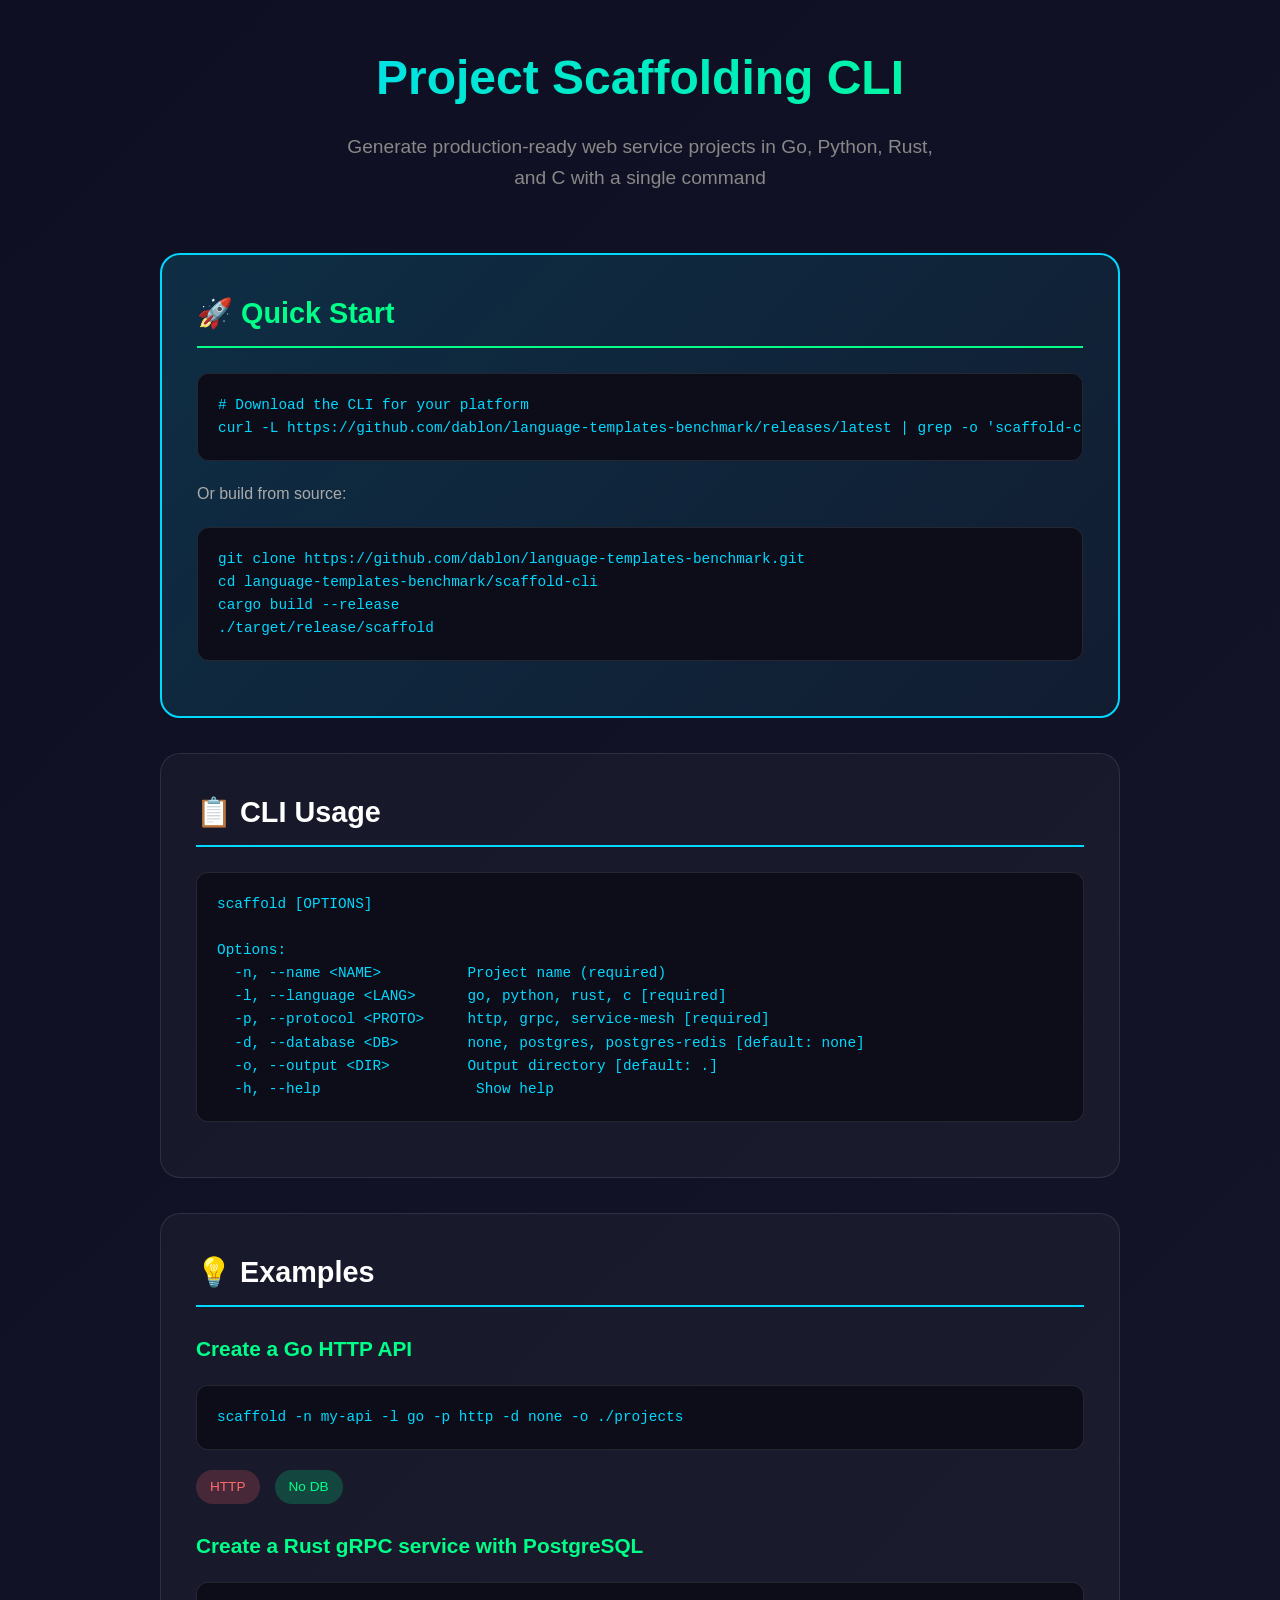
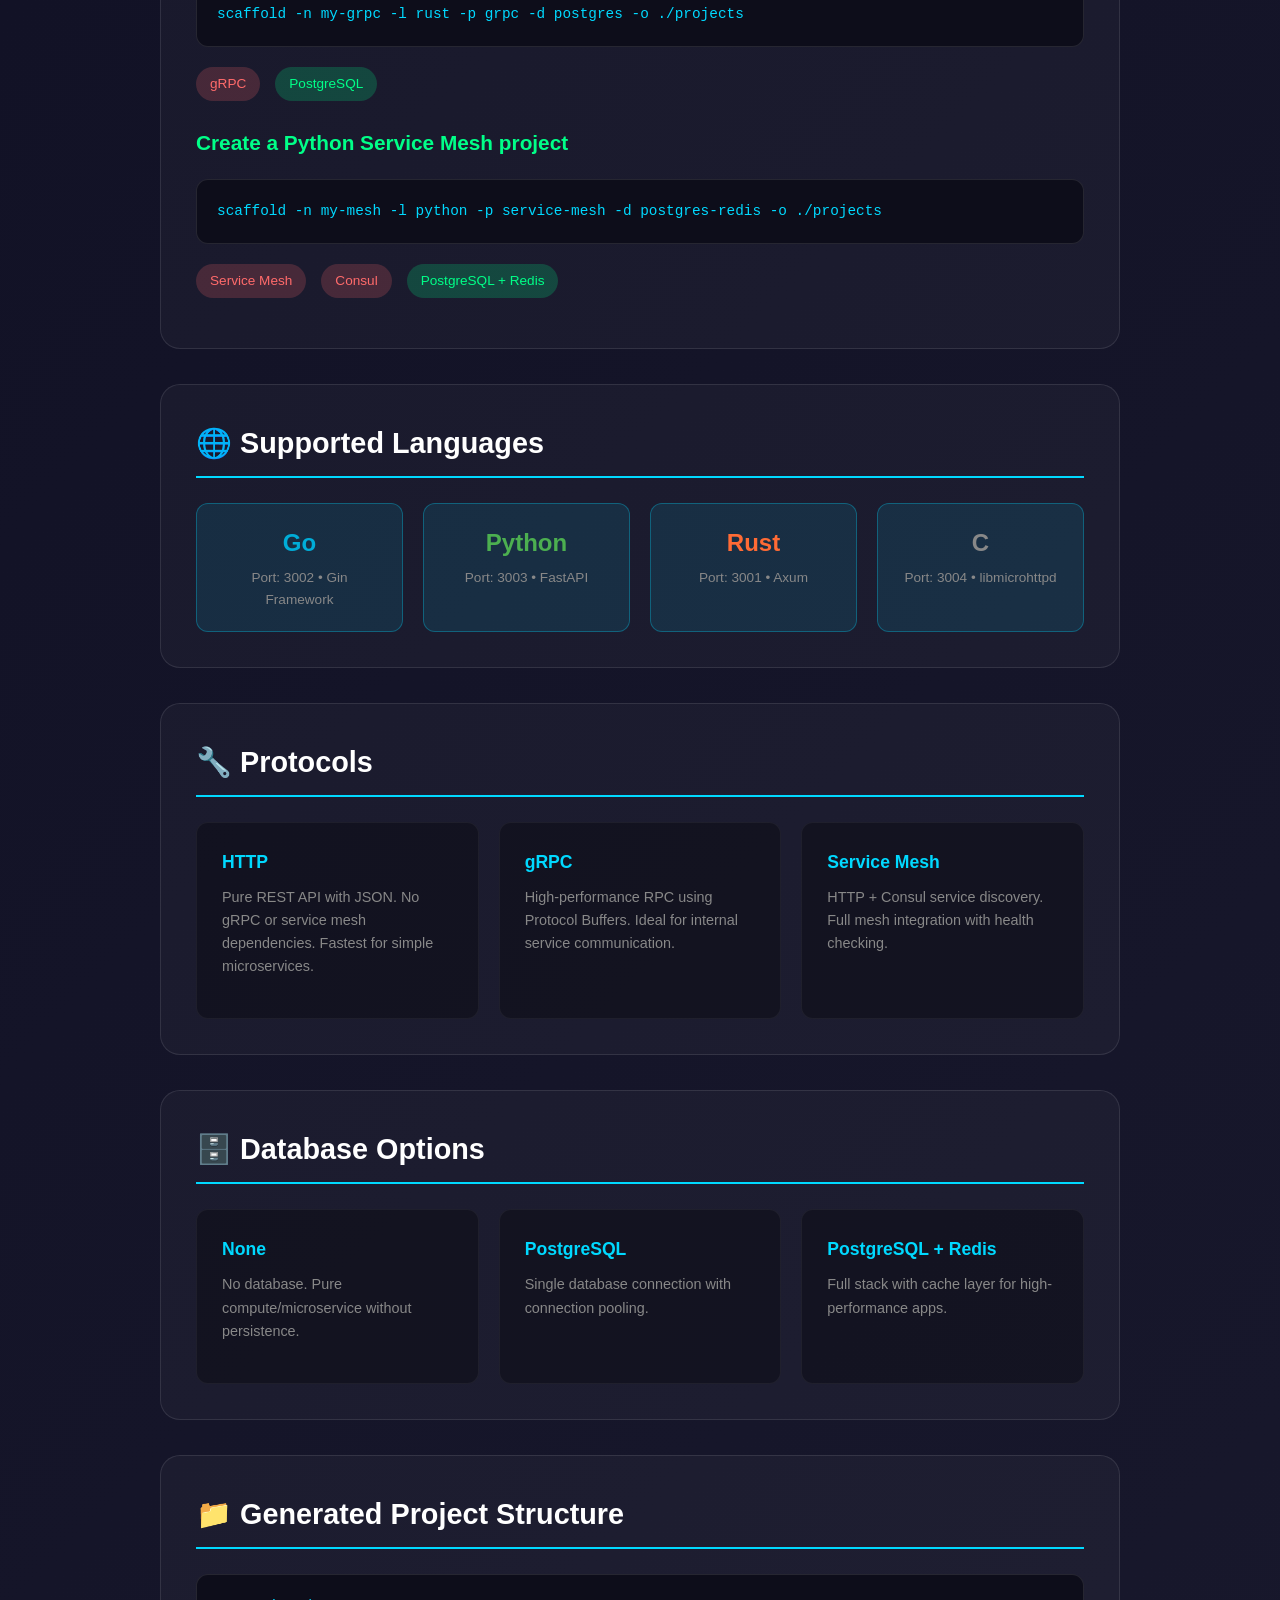
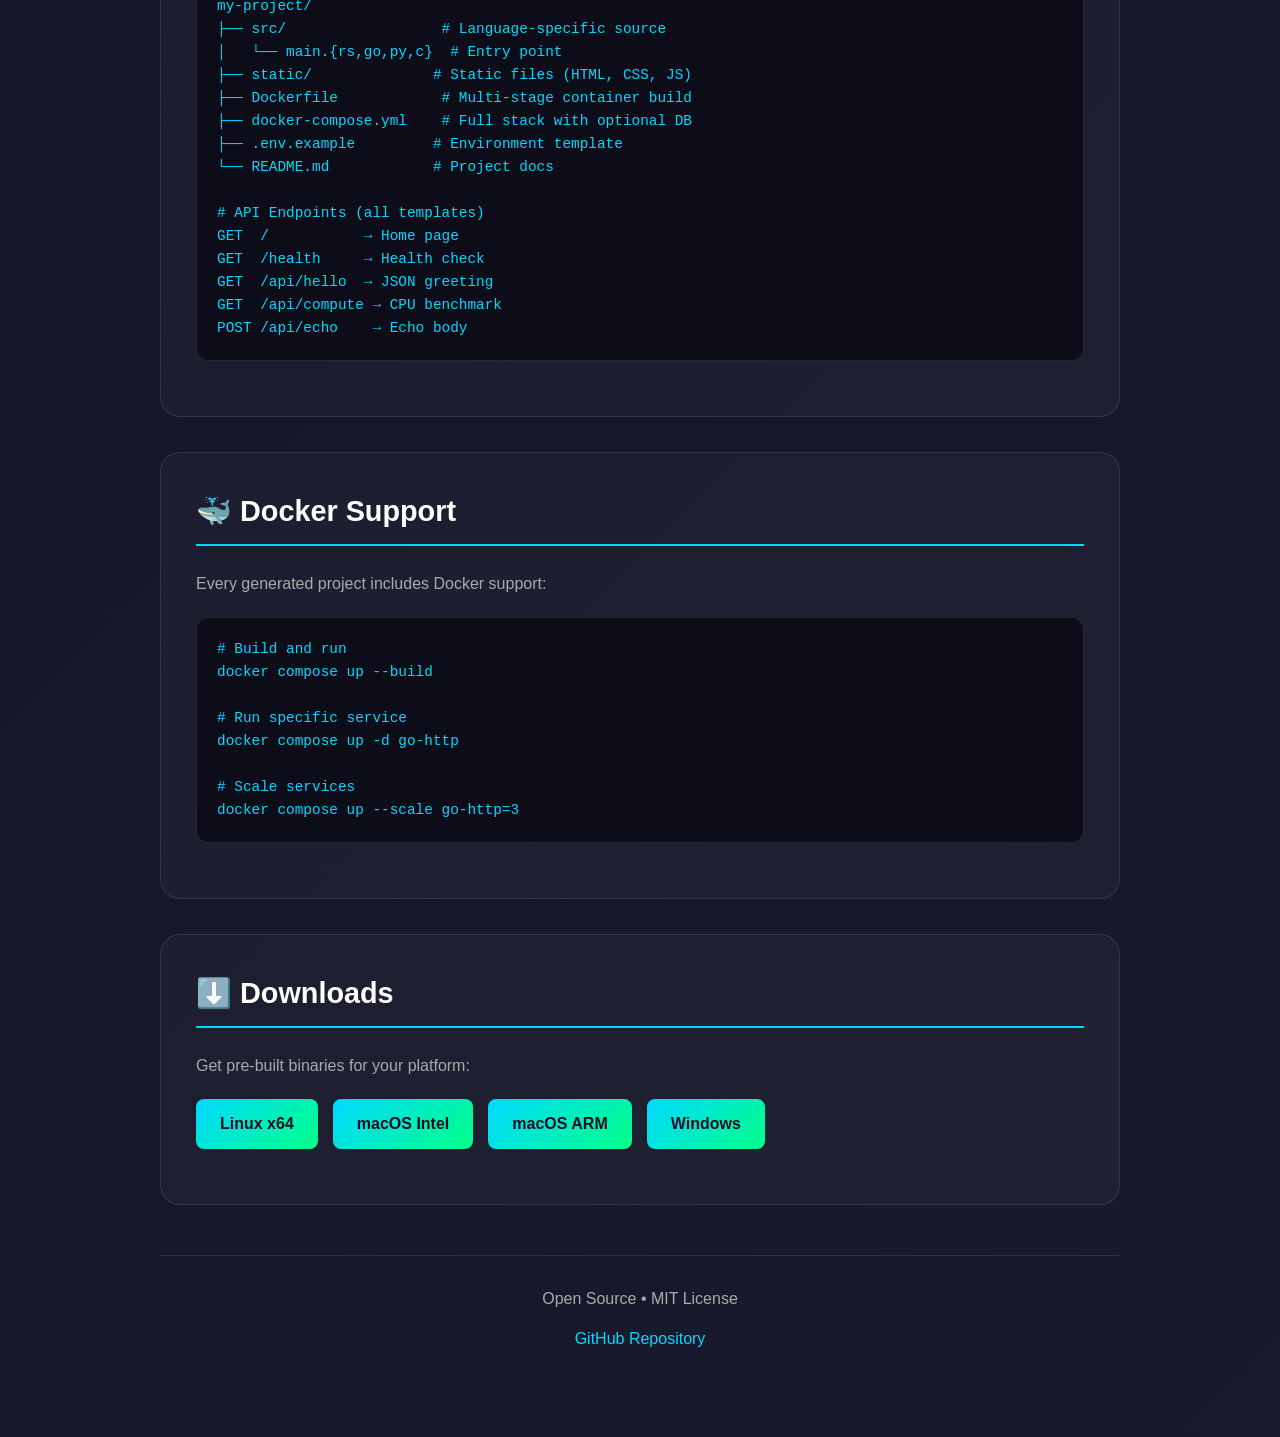
<file: docs/index.html>
<!DOCTYPE html>
<html lang="en">
<head>
    <meta charset="UTF-8">
    <meta name="viewport" content="width=device-width, initial-scale=1.0">
    <title>Language Templates Benchmark - CLI Tool</title>
    <style>
        * { margin: 0; padding: 0; box-sizing: border-box; }
        body { font-family: -apple-system, BlinkMacSystemFont, 'Segoe UI', Roboto, sans-serif; background: linear-gradient(135deg, #0f0f23 0%, #1a1a2e 100%); min-height: 100vh; color: #eee; line-height: 1.6; }
        .container { max-width: 1000px; margin: 0 auto; padding: 40px 20px; }
        header { text-align: center; margin-bottom: 60px; }
        h1 { font-size: 3rem; background: linear-gradient(135deg, #00d9ff 0%, #00ff88 100%); -webkit-background-clip: text; -webkit-text-fill-color: transparent; background-clip: text; margin-bottom: 15px; font-weight: 800; }
        .subtitle { font-size: 1.2rem; color: #888; max-width: 600px; margin: 0 auto; }
        .section { background: rgba(255,255,255,0.03); border: 1px solid rgba(255,255,255,0.1); border-radius: 20px; padding: 35px; margin-bottom: 35px; }
        h2 { font-size: 1.8rem; margin-bottom: 25px; color: #fff; border-bottom: 2px solid #00d9ff; padding-bottom: 10px; }
        h3 { font-size: 1.3rem; margin: 25px 0 15px; color: #00ff88; }
        p { color: #aaa; margin-bottom: 15px; }
        code { background: #0d0d1a; padding: 3px 8px; border-radius: 6px; font-family: 'JetBrains Mono', 'Fira Code', monospace; color: #ff6b6b; font-size: 0.9em; }
        pre { background: #0d0d1a; border-radius: 12px; padding: 20px; margin: 20px 0; overflow-x: auto; border: 1px solid rgba(255,255,255,0.1); }
        pre code { background: none; padding: 0; color: #00d9ff; font-size: 0.9rem; line-height: 1.6; }
        .cli-grid { display: grid; grid-template-columns: repeat(auto-fit, minmax(280px, 1fr)); gap: 20px; }
        .cli-card { background: rgba(0,0,0,0.3); border-radius: 12px; padding: 25px; border: 1px solid rgba(255,255,255,0.05); }
        .cli-card h4 { color: #00d9ff; margin-bottom: 10px; font-size: 1.1rem; }
        .cli-card p { color: #888; font-size: 0.9rem; }
        .template-grid { display: grid; grid-template-columns: repeat(auto-fit, minmax(200px, 1fr)); gap: 20px; }
        .template-card { background: rgba(0,217,255,0.1); border-radius: 12px; padding: 20px; text-align: center; border: 1px solid rgba(0,217,255,0.3); }
        .template-card .lang { font-size: 1.5rem; font-weight: 700; margin-bottom: 5px; }
        .template-card .ports { color: #888; font-size: 0.85rem; }
        .example { background: linear-gradient(135deg, rgba(0,217,255,0.1) 0%, rgba(0,255,136,0.1) 100%); border-radius: 12px; padding: 25px; margin: 25px 0; border-left: 4px solid #00d9ff; }
        .protocols { display: flex; gap: 15px; flex-wrap: wrap; margin: 15px 0; }
        .protocol-badge { background: rgba(255,107,107,0.2); color: #ff6b6b; padding: 6px 14px; border-radius: 20px; font-size: 0.85rem; }
        .database-badge { background: rgba(0,255,136,0.2); color: #00ff88; padding: 6px 14px; border-radius: 20px; font-size: 0.85rem; }
        .downloads { display: flex; gap: 15px; flex-wrap: wrap; margin: 20px 0; }
        .download-btn { background: linear-gradient(135deg, #00d9ff 0%, #00ff88 100%); color: #0f0f23; padding: 12px 24px; border-radius: 8px; text-decoration: none; font-weight: 700; transition: transform 0.2s; }
        .download-btn:hover { transform: translateY(-2px); }
        footer { text-align: center; margin-top: 50px; padding: 30px; color: #666; border-top: 1px solid rgba(255,255,255,0.1); }
        footer a { color: #00d9ff; text-decoration: none; }
        .quick-start { border: 2px solid #00d9ff; background: linear-gradient(135deg, rgba(0,217,255,0.15) 0%, rgba(0,217,255,0.05) 100%); }
        .quick-start h2 { border-bottom-color: #00ff88; color: #00ff88; }
    </style>
</head>
<body>
    <div class="container">
        <header>
            <h1>Project Scaffolding CLI</h1>
            <p class="subtitle">Generate production-ready web service projects in Go, Python, Rust, and C with a single command</p>
        </header>

        <div class="section quick-start">
            <h2>🚀 Quick Start</h2>
            <pre><code># Download the CLI for your platform
curl -L https://github.com/dablon/language-templates-benchmark/releases/latest | grep -o 'scaffold-cli-.*'</code></pre>
            <p>Or build from source:</p>
            <pre><code>git clone https://github.com/dablon/language-templates-benchmark.git
cd language-templates-benchmark/scaffold-cli
cargo build --release
./target/release/scaffold</code></pre>
        </div>

        <div class="section">
            <h2>📋 CLI Usage</h2>
            <pre><code>scaffold [OPTIONS]

Options:
  -n, --name &lt;NAME&gt;          Project name (required)
  -l, --language &lt;LANG&gt;      go, python, rust, c [required]
  -p, --protocol &lt;PROTO&gt;     http, grpc, service-mesh [required]
  -d, --database &lt;DB&gt;        none, postgres, postgres-redis [default: none]
  -o, --output &lt;DIR&gt;         Output directory [default: .]
  -h, --help                  Show help</code></pre>
        </div>

        <div class="section">
            <h2>💡 Examples</h2>
            
            <h3>Create a Go HTTP API</h3>
            <pre><code>scaffold -n my-api -l go -p http -d none -o ./projects</code></pre>
            <div class="protocols">
                <span class="protocol-badge">HTTP</span>
                <span class="database-badge">No DB</span>
            </div>

            <h3>Create a Rust gRPC service with PostgreSQL</h3>
            <pre><code>scaffold -n my-grpc -l rust -p grpc -d postgres -o ./projects</code></pre>
            <div class="protocols">
                <span class="protocol-badge">gRPC</span>
                <span class="database-badge">PostgreSQL</span>
            </div>

            <h3>Create a Python Service Mesh project</h3>
            <pre><code>scaffold -n my-mesh -l python -p service-mesh -d postgres-redis -o ./projects</code></pre>
            <div class="protocols">
                <span class="protocol-badge">Service Mesh</span>
                <span class="protocol-badge">Consul</span>
                <span class="database-badge">PostgreSQL + Redis</span>
            </div>
        </div>

        <div class="section">
            <h2>🌐 Supported Languages</h2>
            <div class="template-grid">
                <div class="template-card">
                    <div class="lang" style="color:#00add8;">Go</div>
                    <div class="ports">Port: 3002 • Gin Framework</div>
                </div>
                <div class="template-card">
                    <div class="lang" style="color:#4caf50;">Python</div>
                    <div class="ports">Port: 3003 • FastAPI</div>
                </div>
                <div class="template-card">
                    <div class="lang" style="color:#ff6b35;">Rust</div>
                    <div class="ports">Port: 3001 • Axum</div>
                </div>
                <div class="template-card">
                    <div class="lang" style="color:#888;">C</div>
                    <div class="ports">Port: 3004 • libmicrohttpd</div>
                </div>
            </div>
        </div>

        <div class="section">
            <h2>🔧 Protocols</h2>
            <div class="cli-grid">
                <div class="cli-card">
                    <h4>HTTP</h4>
                    <p>Pure REST API with JSON. No gRPC or service mesh dependencies. Fastest for simple microservices.</p>
                </div>
                <div class="cli-card">
                    <h4>gRPC</h4>
                    <p>High-performance RPC using Protocol Buffers. Ideal for internal service communication.</p>
                </div>
                <div class="cli-card">
                    <h4>Service Mesh</h4>
                    <p>HTTP + Consul service discovery. Full mesh integration with health checking.</p>
                </div>
            </div>
        </div>

        <div class="section">
            <h2>🗄️ Database Options</h2>
            <div class="cli-grid">
                <div class="cli-card">
                    <h4>None</h4>
                    <p>No database. Pure compute/microservice without persistence.</p>
                </div>
                <div class="cli-card">
                    <h4>PostgreSQL</h4>
                    <p>Single database connection with connection pooling.</p>
                </div>
                <div class="cli-card">
                    <h4>PostgreSQL + Redis</h4>
                    <p>Full stack with cache layer for high-performance apps.</p>
                </div>
            </div>
        </div>

        <div class="section">
            <h2>📁 Generated Project Structure</h2>
            <pre><code>my-project/
├── src/                  # Language-specific source
│   └── main.{rs,go,py,c}  # Entry point
├── static/              # Static files (HTML, CSS, JS)
├── Dockerfile            # Multi-stage container build
├── docker-compose.yml    # Full stack with optional DB
├── .env.example         # Environment template
└── README.md            # Project docs

# API Endpoints (all templates)
GET  /           → Home page
GET  /health     → Health check
GET  /api/hello  → JSON greeting
GET  /api/compute → CPU benchmark
POST /api/echo    → Echo body</code></pre>
        </div>

        <div class="section">
            <h2>🐳 Docker Support</h2>
            <p>Every generated project includes Docker support:</p>
            <pre><code># Build and run
docker compose up --build

# Run specific service
docker compose up -d go-http

# Scale services
docker compose up --scale go-http=3</code></pre>
        </div>

        <div class="section">
            <h2>⬇️ Downloads</h2>
            <p>Get pre-built binaries for your platform:</p>
            <div class="downloads">
                <a href="https://github.com/dablon/language-templates-benchmark/releases/latest/download/scaffold-cli-x86_64-unknown-linux-gnu.tar.gz" class="download-btn">Linux x64</a>
                <a href="https://github.com/dablon/language-templates-benchmark/releases/latest/download/scaffold-cli-x86_64-apple-darwin.tar.gz" class="download-btn">macOS Intel</a>
                <a href="https://github.com/dablon/language-templates-benchmark/releases/latest/download/scaffold-cli-aarch64-apple-darwin.tar.gz" class="download-btn">macOS ARM</a>
                <a href="https://github.com/dablon/language-templates-benchmark/releases/latest/download/scaffold-cli-x86_64-pc-windows-msvc.zip" class="download-btn">Windows</a>
            </div>
        </div>

        <footer>
            <p>Open Source • MIT License</p>
            <p><a href="https://github.com/dablon/language-templates-benchmark">GitHub Repository</a></p>
        </footer>
    </div>
</body>
</html>
</file>
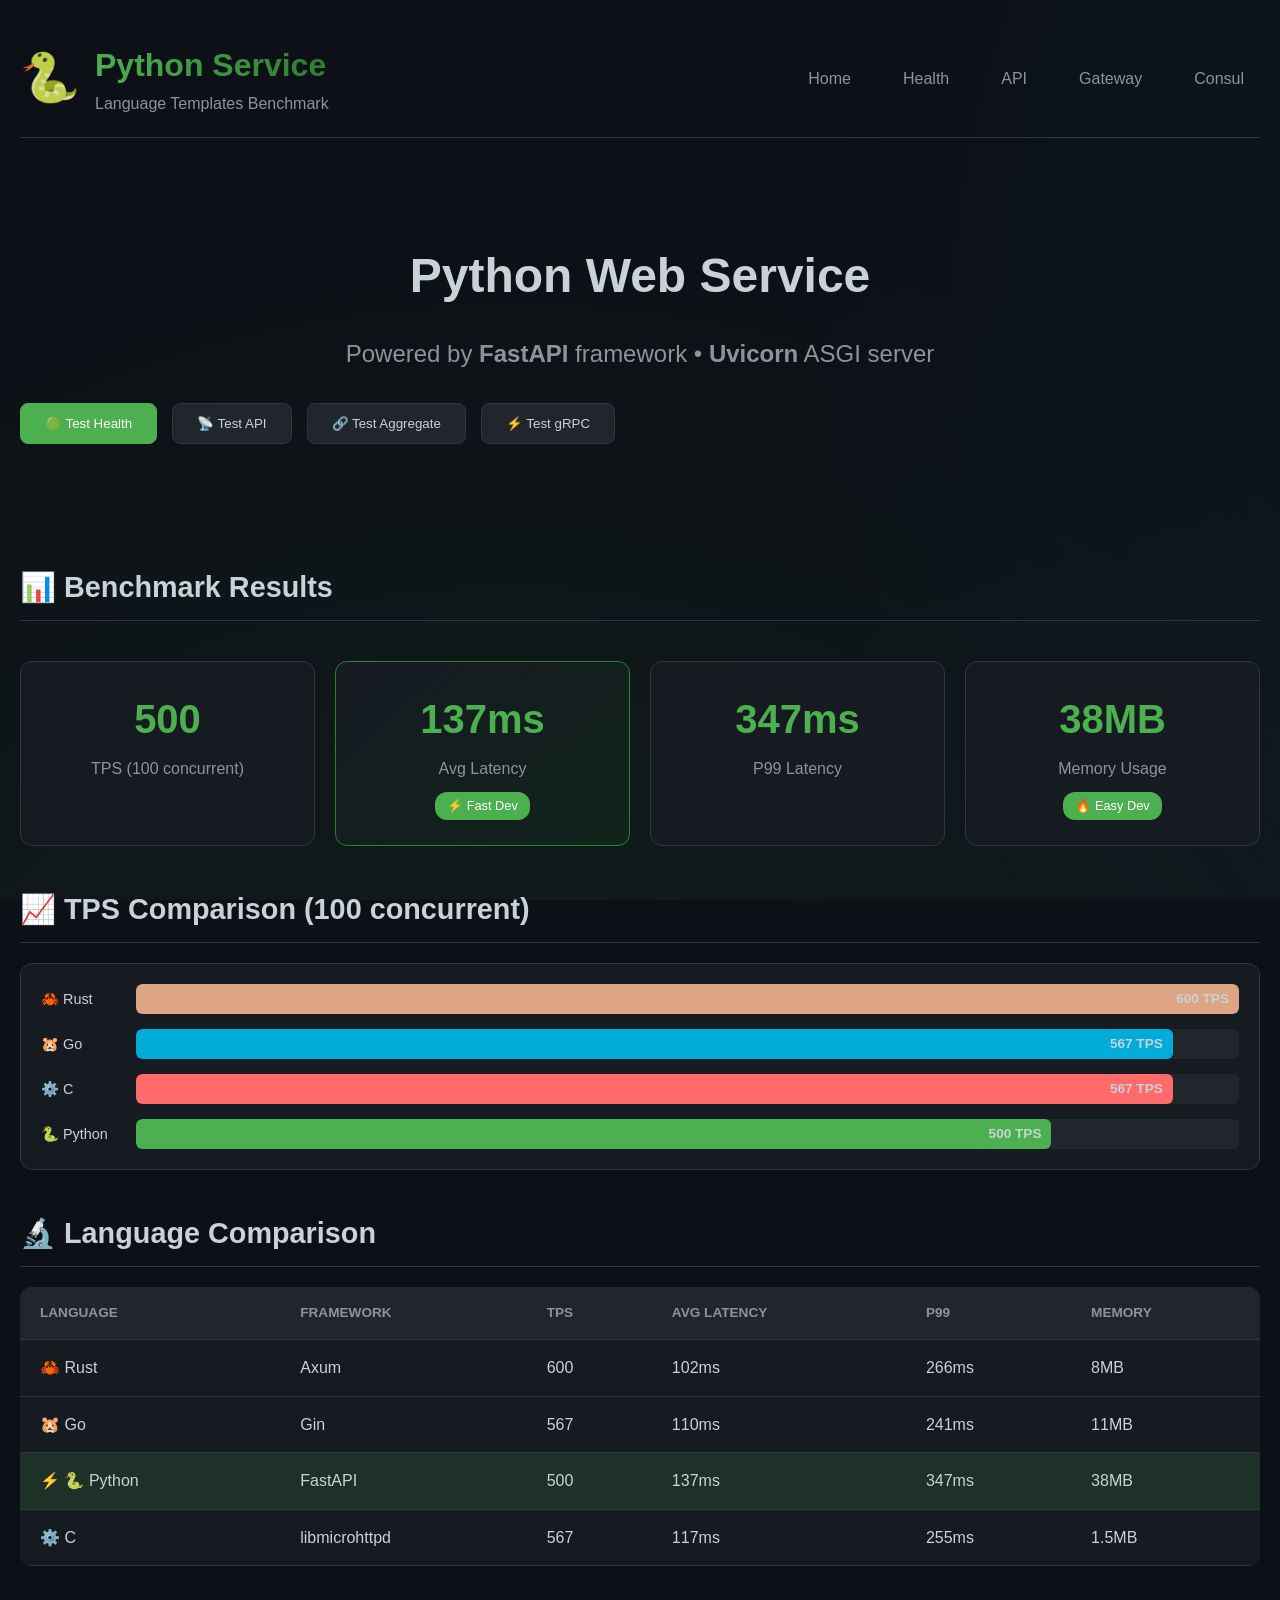
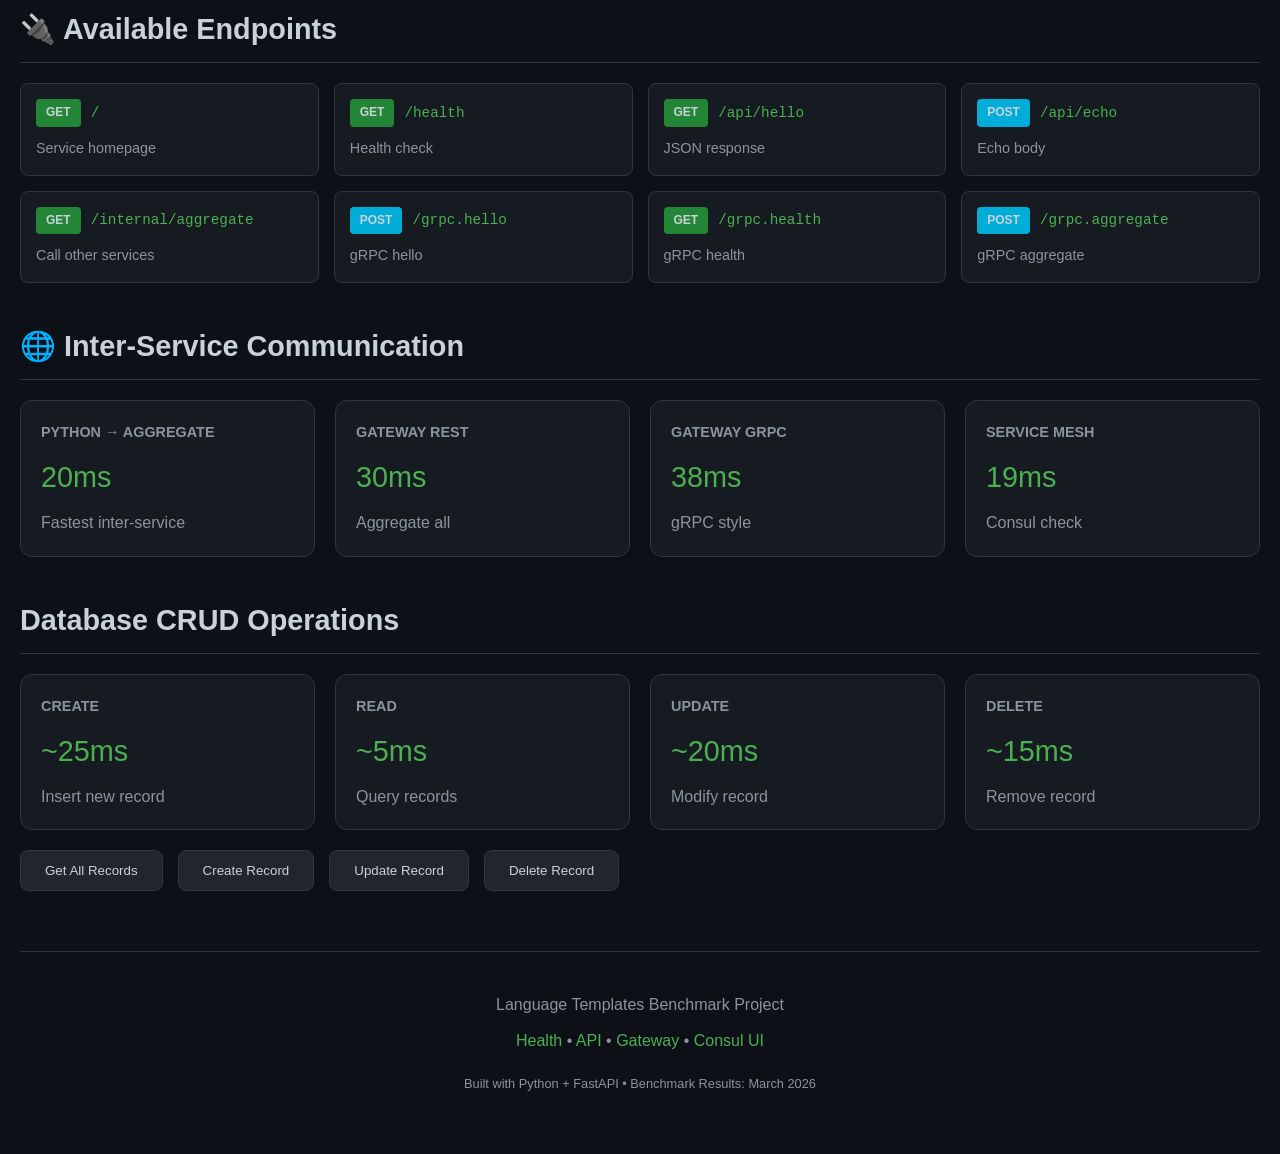
<file: python-template/static/index.html>
<!DOCTYPE html>
<html lang="en">
<head>
    <meta charset="UTF-8">
    <meta name="viewport" content="width=device-width, initial-scale=1.0">
    <meta name="description" content="Python Web Service - Language Templates Benchmark">
    <title>Python Service - Language Templates Benchmark</title>
    <style>
        :root {
            --bg-primary: #0d1117;
            --bg-secondary: #161b22;
            --bg-tertiary: #21262d;
            --text-primary: #c9d1d9;
            --text-secondary: #8b949e;
            --accent-python: #4caf50;
            --accent-go: #00add8;
            --accent-rust: #dea584;
            --accent-c: #ff6b6b;
            --border-color: #30363d;
            --success: #238636;
            --warning: #d29922;
        }
        * { margin: 0; padding: 0; box-sizing: border-box; }
        body { font-family: -apple-system, BlinkMacSystemFont, 'Segoe UI', sans-serif; background: var(--bg-primary); color: var(--text-primary); line-height: 1.6; }
        .bg-animation { position: fixed; top: 0; left: 0; width: 100%; height: 100%; z-index: -1; overflow: hidden; }
        .bg-animation::before { content: ''; position: absolute; width: 200%; height: 200%; background: radial-gradient(circle at 20% 80%, rgba(76, 175, 80, 0.1) 0%, transparent 50%), radial-gradient(circle at 80% 20%, rgba(0, 173, 216, 0.08) 0%, transparent 50%); animation: bgMove 20s ease-in-out infinite; }
        @keyframes bgMove { 0%, 100% { transform: translate(0, 0); } 50% { transform: translate(-10%, -10%); } }
        @keyframes float { 0%, 100% { transform: translateY(0); } 50% { transform: translateY(-10px); } }
        .container { max-width: 1400px; margin: 0 auto; padding: 20px; }
        header { display: flex; justify-content: space-between; align-items: center; padding: 20px 0; border-bottom: 1px solid var(--border-color); }
        .logo { display: flex; align-items: center; gap: 15px; }
        .logo-icon { font-size: 48px; animation: float 3s ease-in-out infinite; }
        .logo h1 { font-size: 2em; background: linear-gradient(90deg, var(--accent-python), #2e7d32); -webkit-background-clip: text; -webkit-text-fill-color: transparent; }
        .nav { display: flex; gap: 20px; }
        .nav a { color: var(--text-secondary); text-decoration: none; padding: 8px 16px; border-radius: 6px; transition: all 0.3s; }
        .nav a:hover { background: var(--bg-tertiary); color: var(--text-primary); }
        .hero { text-align: center; padding: 60px 0; }
        .hero h2 { font-size: 3em; margin-bottom: 20px; }
        .hero .framework { font-size: 1.5em; color: var(--text-secondary); margin-bottom: 30px; }
        .stats-grid { display: grid; grid-template-columns: repeat(auto-fit, minmax(200px, 1fr)); gap: 20px; margin: 40px 0; }
        .stat-card { background: var(--bg-secondary); border: 1px solid var(--border-color); border-radius: 12px; padding: 25px; text-align: center; transition: transform 0.3s, border-color 0.3s; }
        .stat-card:hover { transform: translateY(-5px); border-color: var(--accent-python); }
        .stat-card.fast { border-color: var(--success); background: linear-gradient(135deg, var(--bg-secondary), rgba(35, 134, 54, 0.1)); }
        .stat-value { font-size: 2.5em; font-weight: bold; color: var(--accent-python); }
        .stat-label { color: var(--text-secondary); margin-top: 5px; }
        .stat-badge { display: inline-block; padding: 4px 12px; border-radius: 12px; font-size: 0.8em; margin-top: 10px; }
        .badge-tps { background: var(--success); color: white; }
        .badge-latency { background: var(--warning); color: black; }
        .badge-memory { background: #9c27b0; color: white; }
        .badge-dev { background: var(--accent-python); color: white; }
        section { margin: 40px 0; }
        section h3 { font-size: 1.8em; margin-bottom: 20px; padding-bottom: 10px; border-bottom: 1px solid var(--border-color); }
        .comparison-table { width: 100%; border-collapse: collapse; background: var(--bg-secondary); border-radius: 12px; overflow: hidden; }
        .comparison-table th, .comparison-table td { padding: 15px 20px; text-align: left; border-bottom: 1px solid var(--border-color); }
        .comparison-table th { background: var(--bg-tertiary); color: var(--text-secondary); font-weight: 600; text-transform: uppercase; font-size: 0.85em; }
        .comparison-table tr:hover { background: var(--bg-tertiary); }
        .comparison-table .fast-row { background: rgba(76, 175, 80, 0.15); }
        .comparison-table .fast-row td:first-child::before { content: '⚡ '; }
        .chart-container { background: var(--bg-secondary); border: 1px solid var(--border-color); border-radius: 12px; padding: 20px; margin: 20px 0; }
        .bar-chart { display: flex; flex-direction: column; gap: 15px; }
        .bar-row { display: flex; align-items: center; gap: 15px; }
        .bar-label { width: 80px; font-size: 0.9em; }
        .bar-track { flex: 1; height: 30px; background: var(--bg-tertiary); border-radius: 6px; overflow: hidden; }
        .bar-fill { height: 100%; border-radius: 6px; transition: width 1s ease-out; display: flex; align-items: center; justify-content: flex-end; padding-right: 10px; font-size: 0.85em; font-weight: bold; }
        .bar-fill.rust { background: var(--accent-rust); }
        .bar-fill.go { background: var(--accent-go); }
        .bar-fill.python { background: var(--accent-python); }
        .bar-fill.c { background: var(--accent-c); }
        .endpoints-grid { display: grid; grid-template-columns: repeat(auto-fill, minmax(280px, 1fr)); gap: 15px; }
        .endpoint-card { background: var(--bg-secondary); border: 1px solid var(--border-color); border-radius: 8px; padding: 15px; transition: all 0.3s; }
        .endpoint-card:hover { border-color: var(--accent-python); }
        .endpoint-header { display: flex; align-items: center; gap: 10px; margin-bottom: 10px; }
        .method { padding: 4px 10px; border-radius: 4px; font-size: 0.75em; font-weight: bold; text-transform: uppercase; }
        .method.get { background: var(--success); }
        .method.post { background: var(--accent-go); }
        .endpoint-path { font-family: monospace; font-size: 1.1em; color: var(--accent-python); }
        .endpoint-desc { color: var(--text-secondary); font-size: 0.9em; }
        .quick-actions { display: flex; gap: 15px; flex-wrap: wrap; margin: 20px 0; }
        .action-btn { display: inline-flex; align-items: center; gap: 8px; padding: 12px 24px; background: var(--bg-tertiary); border: 1px solid var(--border-color); border-radius: 8px; color: var(--text-primary); text-decoration: none; transition: all 0.3s; cursor: pointer; }
        .action-btn:hover { background: var(--bg-secondary); border-color: var(--accent-python); }
        .action-btn.primary { background: var(--accent-python); color: white; border-color: var(--accent-python); }
        .action-btn.primary:hover { background: #2e7d32; }
        footer { text-align: center; padding: 40px 0; margin-top: 60px; border-top: 1px solid var(--border-color); color: var(--text-secondary); }
        footer a { color: var(--accent-python); text-decoration: none; }
        .result-box { background: var(--bg-tertiary); border-radius: 8px; padding: 15px; margin-top: 15px; font-family: monospace; font-size: 0.9em; display: none; }
        .result-box.show { display: block; }
        .result-box pre { overflow-x: auto; color: var(--accent-python); }
        .inter-service-grid { display: grid; grid-template-columns: repeat(auto-fit, minmax(250px, 1fr)); gap: 20px; }
        .inter-card { background: var(--bg-secondary); border: 1px solid var(--border-color); border-radius: 12px; padding: 20px; }
        .inter-card h4 { color: var(--text-secondary); font-size: 0.9em; text-transform: uppercase; margin-bottom: 10px; }
        .inter-value { font-size: 1.8em; color: var(--accent-python); }
        @media (max-width: 768px) { .hero h2 { font-size: 2em; } .stats-grid { grid-template-columns: repeat(2, 1fr); } .nav { display: none; } }
    </style>
</head>
<body>
    <div class="bg-animation"></div>
    <div class="container">
        <header>
            <div class="logo">
                <span class="logo-icon">🐍</span>
                <div>
                    <h1>Python Service</h1>
                    <span style="color: var(--text-secondary);">Language Templates Benchmark</span>
                </div>
            </div>
            <nav class="nav">
                <a href="/">Home</a>
                <a href="/health">Health</a>
                <a href="/api/hello">API</a>
                <a href="http://localhost:3100">Gateway</a>
                <a href="http://localhost:8500">Consul</a>
            </nav>
        </header>
        <main>
            <section class="hero">
                <h2>Python Web Service</h2>
                <p class="framework">Powered by <strong>FastAPI</strong> framework • <strong>Uvicorn</strong> ASGI server</p>
                <div class="quick-actions">
                    <button class="action-btn primary" onclick="testEndpoint('/health')">🟢 Test Health</button>
                    <button class="action-btn" onclick="testEndpoint('/api/hello')">📡 Test API</button>
                    <button class="action-btn" onclick="testEndpoint('/internal/aggregate')">🔗 Test Aggregate</button>
                    <button class="action-btn" onclick="testEndpoint('/grpc.health', 'POST')">⚡ Test gRPC</button>
                </div>
                <div id="result" class="result-box"><pre></pre></div>
            </section>
            <section>
                <h3>📊 Benchmark Results</h3>
                <div class="stats-grid">
                    <div class="stat-card">
                        <div class="stat-value">500</div>
                        <div class="stat-label">TPS (100 concurrent)</div>
                    </div>
                    <div class="stat-card fast">
                        <div class="stat-value">137ms</div>
                        <div class="stat-label">Avg Latency</div>
                        <span class="stat-badge badge-dev">⚡ Fast Dev</span>
                    </div>
                    <div class="stat-card">
                        <div class="stat-value">347ms</div>
                        <div class="stat-label">P99 Latency</div>
                    </div>
                    <div class="stat-card">
                        <div class="stat-value">38MB</div>
                        <div class="stat-label">Memory Usage</div>
                        <span class="stat-badge badge-dev">🔥 Easy Dev</span>
                    </div>
                </div>
            </section>
            <section>
                <h3>📈 TPS Comparison (100 concurrent)</h3>
                <div class="chart-container">
                    <div class="bar-chart">
                        <div class="bar-row"><div class="bar-label">🦀 Rust</div><div class="bar-track"><div class="bar-fill rust" style="width: 100%;">600 TPS</div></div></div>
                        <div class="bar-row"><div class="bar-label">🐹 Go</div><div class="bar-track"><div class="bar-fill go" style="width: 94%;">567 TPS</div></div></div>
                        <div class="bar-row"><div class="bar-label">⚙️ C</div><div class="bar-track"><div class="bar-fill c" style="width: 94%;">567 TPS</div></div></div>
                        <div class="bar-row"><div class="bar-label">🐍 Python</div><div class="bar-track"><div class="bar-fill python" style="width: 83%;">500 TPS</div></div></div>
                    </div>
                </div>
            </section>
            <section>
                <h3>🔬 Language Comparison</h3>
                <table class="comparison-table">
                    <thead><tr><th>Language</th><th>Framework</th><th>TPS</th><th>Avg Latency</th><th>P99</th><th>Memory</th></tr></thead>
                    <tbody>
                        <tr><td>🦀 Rust</td><td>Axum</td><td>600</td><td>102ms</td><td>266ms</td><td>8MB</td></tr>
                        <tr><td>🐹 Go</td><td>Gin</td><td>567</td><td>110ms</td><td>241ms</td><td>11MB</td></tr>
                        <tr class="fast-row"><td>🐍 Python</td><td>FastAPI</td><td>500</td><td>137ms</td><td>347ms</td><td>38MB</td></tr>
                        <tr><td>⚙️ C</td><td>libmicrohttpd</td><td>567</td><td>117ms</td><td>255ms</td><td>1.5MB</td></tr>
                    </tbody>
                </table>
            </section>
            <section>
                <h3>🔌 Available Endpoints</h3>
                <div class="endpoints-grid">
                    <div class="endpoint-card"><div class="endpoint-header"><span class="method get">GET</span><span class="endpoint-path">/</span></div><p class="endpoint-desc">Service homepage</p></div>
                    <div class="endpoint-card"><div class="endpoint-header"><span class="method get">GET</span><span class="endpoint-path">/health</span></div><p class="endpoint-desc">Health check</p></div>
                    <div class="endpoint-card"><div class="endpoint-header"><span class="method get">GET</span><span class="endpoint-path">/api/hello</span></div><p class="endpoint-desc">JSON response</p></div>
                    <div class="endpoint-card"><div class="endpoint-header"><span class="method post">POST</span><span class="endpoint-path">/api/echo</span></div><p class="endpoint-desc">Echo body</p></div>
                    <div class="endpoint-card"><div class="endpoint-header"><span class="method get">GET</span><span class="endpoint-path">/internal/aggregate</span></div><p class="endpoint-desc">Call other services</p></div>
                    <div class="endpoint-card"><div class="endpoint-header"><span class="method post">POST</span><span class="endpoint-path">/grpc.hello</span></div><p class="endpoint-desc">gRPC hello</p></div>
                    <div class="endpoint-card"><div class="endpoint-header"><span class="method get">GET</span><span class="endpoint-path">/grpc.health</span></div><p class="endpoint-desc">gRPC health</p></div>
                    <div class="endpoint-card"><div class="endpoint-header"><span class="method post">POST</span><span class="endpoint-path">/grpc.aggregate</span></div><p class="endpoint-desc">gRPC aggregate</p></div>
                </div>
            </section>
            <section>
                <h3>🌐 Inter-Service Communication</h3>
                <div class="inter-service-grid">
                    <div class="inter-card"><h4>Python → Aggregate</h4><div class="inter-value">20ms</div><p style="color: var(--text-secondary); margin-top: 10px;">Fastest inter-service</p></div>
                    <div class="inter-card"><h4>Gateway REST</h4><div class="inter-value">30ms</div><p style="color: var(--text-secondary); margin-top: 10px;">Aggregate all</p></div>
                    <div class="inter-card"><h4>Gateway gRPC</h4><div class="inter-value">38ms</div><p style="color: var(--text-secondary); margin-top: 10px;">gRPC style</p></div>
                    <div class="inter-card"><h4>Service Mesh</h4><div class="inter-value">19ms</div><p style="color: var(--text-secondary); margin-top: 10px;">Consul check</p></div>
                </div>
            </section>
            <section>
                <h3>Database CRUD Operations</h3>
                <div class="inter-service-grid">
                    <div class="inter-card"><h4>CREATE</h4><div class="inter-value">~25ms</div><p style="color: var(--text-secondary); margin-top: 10px;">Insert new record</p></div>
                    <div class="inter-card"><h4>READ</h4><div class="inter-value">~5ms</div><p style="color: var(--text-secondary); margin-top: 10px;">Query records</p></div>
                    <div class="inter-card"><h4>UPDATE</h4><div class="inter-value">~20ms</div><p style="color: var(--text-secondary); margin-top: 10px;">Modify record</p></div>
                    <div class="inter-card"><h4>DELETE</h4><div class="inter-value">~15ms</div><p style="color: var(--text-secondary); margin-top: 10px;">Remove record</p></div>
                </div>
                <div class="quick-actions" style="margin-top: 20px;">
                    <button class="action-btn" onclick="testCrud('GET', '/db/records')">Get All Records</button>
                    <button class="action-btn" onclick="testCrud('POST', '/db/records', {name: 'Test', value: 42})">Create Record</button>
                    <button class="action-btn" onclick="testCrud('PUT', '/db/records/1', {value: 100})">Update Record</button>
                    <button class="action-btn" onclick="testCrud('DELETE', '/db/records/10')">Delete Record</button>
                </div>
                <div id="crud-result" class="result-box"><pre></pre></div>
            </section>
        </main>
        <footer>
            <p>Language Templates Benchmark Project</p>
            <p style="margin-top: 10px;"><a href="/health">Health</a> • <a href="/api/hello">API</a> • <a href="http://localhost:3100">Gateway</a> • <a href="http://localhost:8500">Consul UI</a></p>
            <p style="margin-top: 20px; font-size: 0.8em; color: var(--text-secondary);">Built with Python + FastAPI • Benchmark Results: March 2026</p>
        </footer>
    </div>
    <script>
        async function testEndpoint(path, method = 'GET') {
            const resultBox = document.getElementById('result');
            const pre = resultBox.querySelector('pre');
            resultBox.classList.add('show');
            pre.textContent = 'Loading...';
            try {
                const response = await fetch(path, { method, headers: method === 'POST' ? { 'Content-Type': 'application/json' } : {}, body: method === 'POST' ? JSON.stringify({ name: 'test' }) : null });
                const data = await response.json();
                pre.textContent = JSON.stringify(data, null, 2);
            } catch (error) { pre.textContent = 'Error: ' + error.message; }
        }

        async function testCrud(method, path, body = null) {
            const resultBox = document.getElementById('crud-result');
            const pre = resultBox.querySelector('pre');
            resultBox.classList.add('show');
            pre.textContent = 'Loading...';
            try {
                const headers = { 'Content-Type': 'application/json' };
                const response = await fetch(path, { method, headers, body: body ? JSON.stringify(body) : null });
                const data = await response.json();
                pre.textContent = JSON.stringify(data, null, 2);
            } catch (error) { pre.textContent = 'Error: ' + error.message; }
        }
    </script>
</body>
</html>
</file>
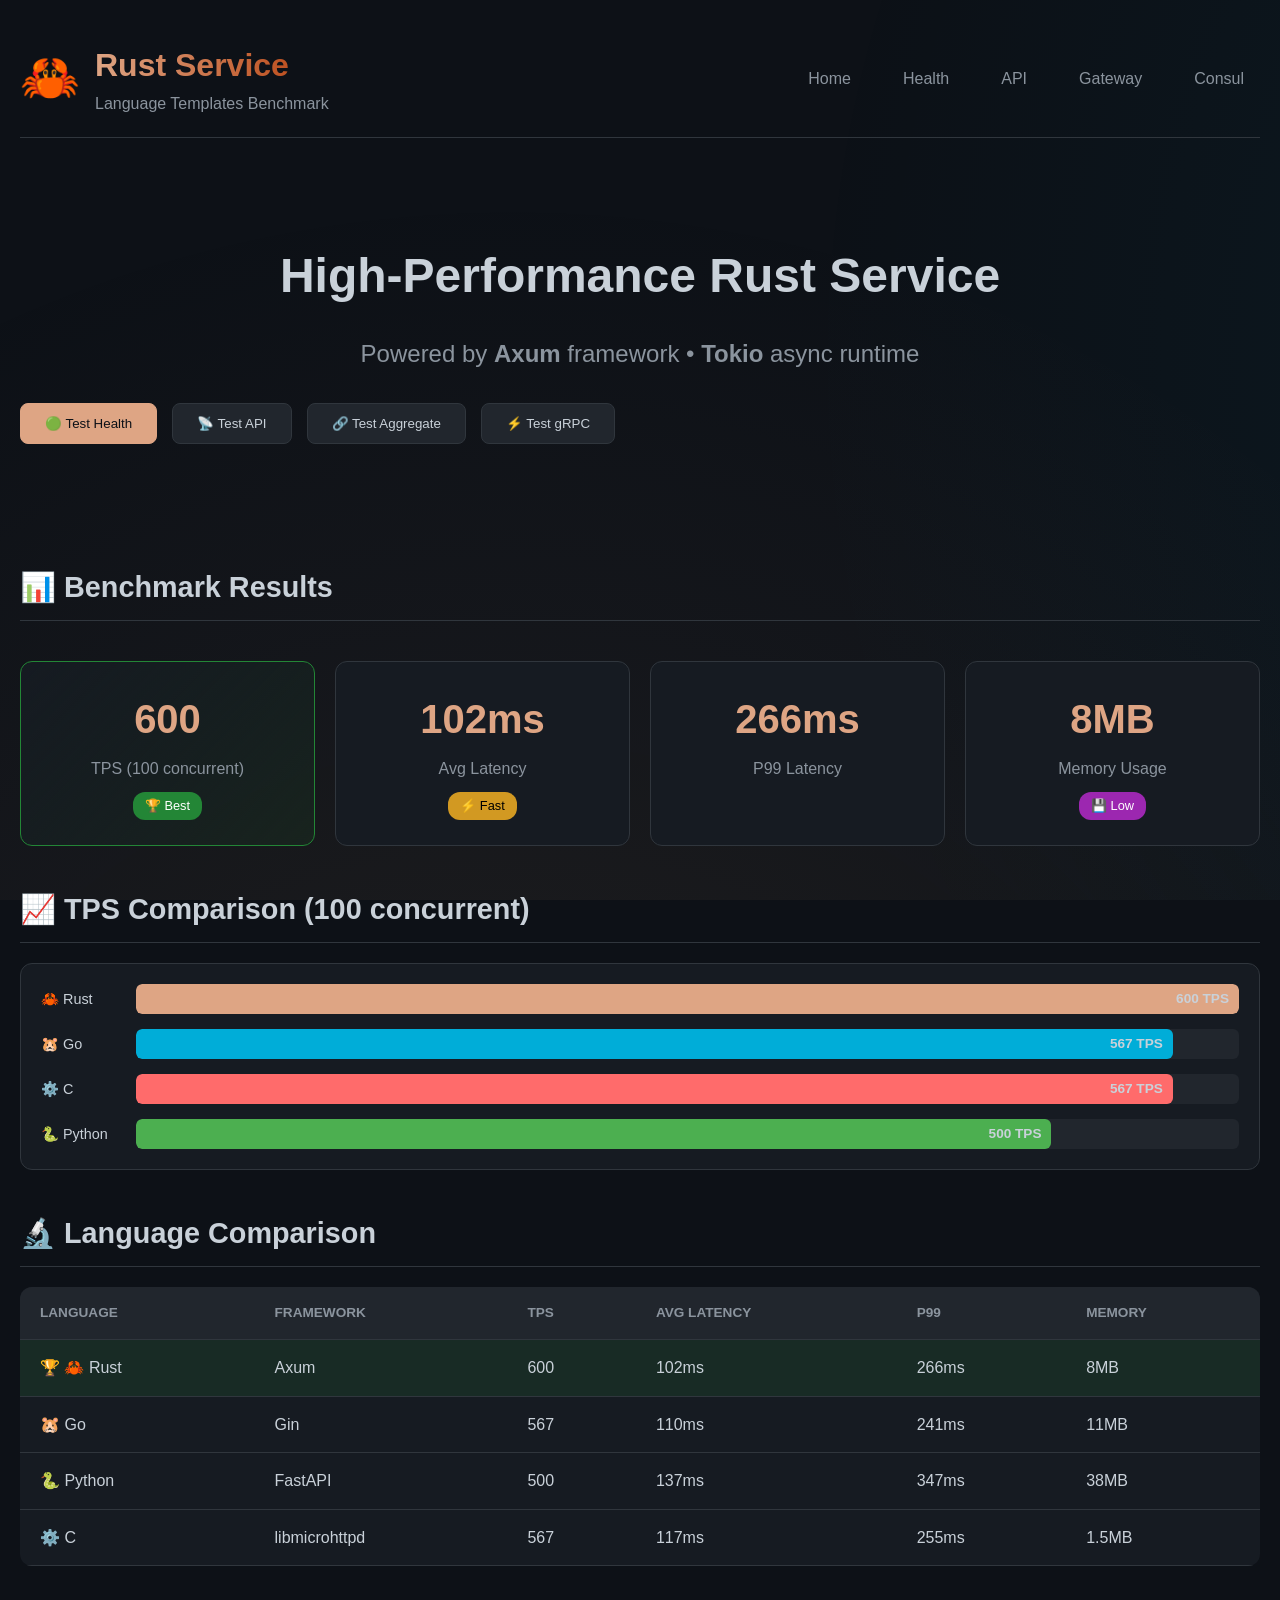
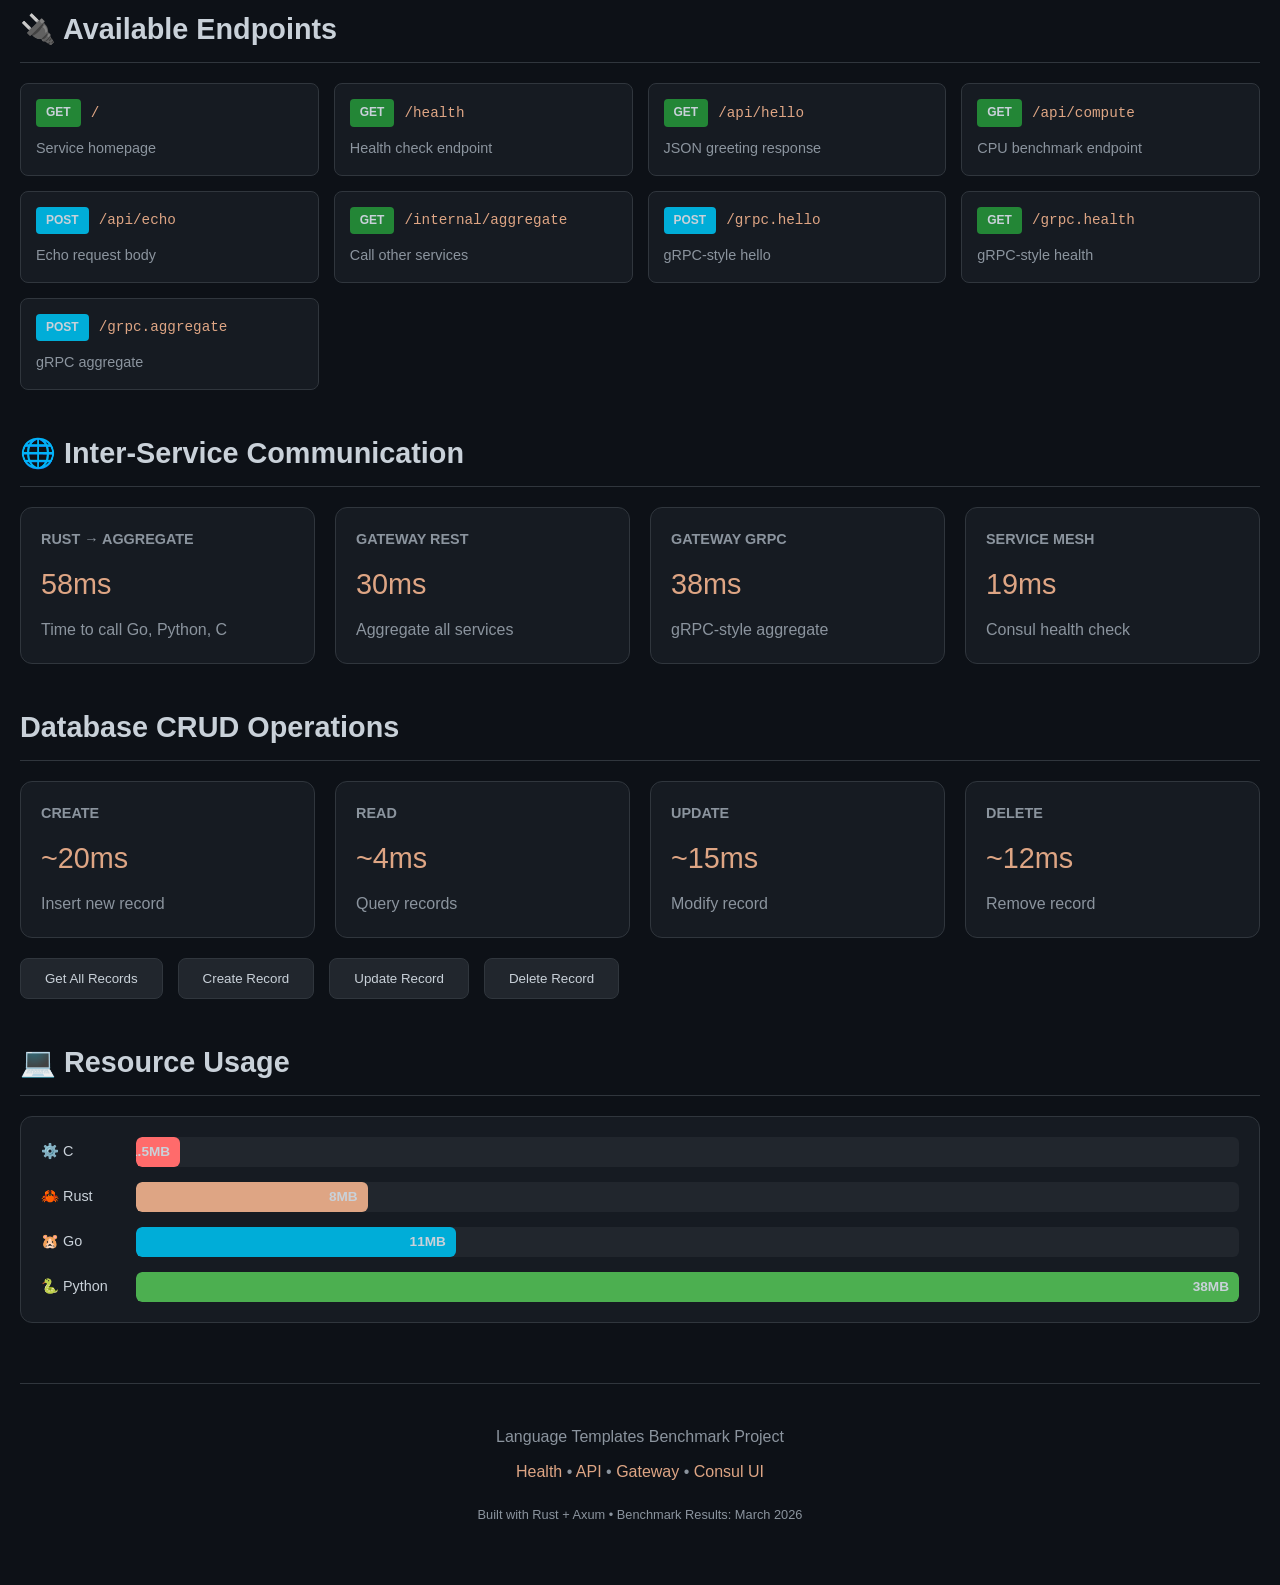
<file: rust-template/static/index.html>
<!DOCTYPE html>
<html lang="en">
<head>
    <meta charset="UTF-8">
    <meta name="viewport" content="width=device-width, initial-scale=1.0">
    <meta name="description" content="Rust Web Service Template - High Performance Benchmark">
    <title>Rust Web Service - Language Templates Benchmark</title>
    <style>
        :root {
            --bg-primary: #0d1117;
            --bg-secondary: #161b22;
            --bg-tertiary: #21262d;
            --text-primary: #c9d1d9;
            --text-secondary: #8b949e;
            --accent-rust: #dea584;
            --accent-go: #00add8;
            --accent-python: #4caf50;
            --accent-c: #ff6b6b;
            --border-color: #30363d;
            --success: #238636;
            --warning: #d29922;
        }

        * { margin: 0; padding: 0; box-sizing: border-box; }

        body {
            font-family: -apple-system, BlinkMacSystemFont, 'Segoe UI', sans-serif;
            background: var(--bg-primary);
            color: var(--text-primary);
            line-height: 1.6;
        }

        /* Animated Background */
        .bg-animation {
            position: fixed;
            top: 0;
            left: 0;
            width: 100%;
            height: 100%;
            z-index: -1;
            overflow: hidden;
        }

        .bg-animation::before {
            content: '';
            position: absolute;
            width: 200%;
            height: 200%;
            background: radial-gradient(circle at 20% 80%, rgba(222, 165, 132, 0.1) 0%, transparent 50%),
                        radial-gradient(circle at 80% 20%, rgba(0, 173, 216, 0.08) 0%, transparent 50%);
            animation: bgMove 20s ease-in-out infinite;
        }

        @keyframes bgMove {
            0%, 100% { transform: translate(0, 0); }
            50% { transform: translate(-10%, -10%); }
        }

        .container { max-width: 1400px; margin: 0 auto; padding: 20px; }

        /* Header */
        header {
            display: flex;
            justify-content: space-between;
            align-items: center;
            padding: 20px 0;
            border-bottom: 1px solid var(--border-color);
        }

        .logo {
            display: flex;
            align-items: center;
            gap: 15px;
        }

        .logo-icon {
            font-size: 48px;
            animation: float 3s ease-in-out infinite;
        }

        @keyframes float {
            0%, 100% { transform: translateY(0); }
            50% { transform: translateY(-10px); }
        }

        .logo h1 {
            font-size: 2em;
            background: linear-gradient(90deg, var(--accent-rust), #b7410e);
            -webkit-background-clip: text;
            -webkit-text-fill-color: transparent;
        }

        .nav {
            display: flex;
            gap: 20px;
        }

        .nav a {
            color: var(--text-secondary);
            text-decoration: none;
            padding: 8px 16px;
            border-radius: 6px;
            transition: all 0.3s;
        }

        .nav a:hover {
            background: var(--bg-tertiary);
            color: var(--text-primary);
        }

        /* Hero Section */
        .hero {
            text-align: center;
            padding: 60px 0;
        }

        .hero h2 {
            font-size: 3em;
            margin-bottom: 20px;
        }

        .hero .framework {
            font-size: 1.5em;
            color: var(--text-secondary);
            margin-bottom: 30px;
        }

        /* Stats Grid */
        .stats-grid {
            display: grid;
            grid-template-columns: repeat(auto-fit, minmax(200px, 1fr));
            gap: 20px;
            margin: 40px 0;
        }

        .stat-card {
            background: var(--bg-secondary);
            border: 1px solid var(--border-color);
            border-radius: 12px;
            padding: 25px;
            text-align: center;
            transition: transform 0.3s, border-color 0.3s;
        }

        .stat-card:hover {
            transform: translateY(-5px);
            border-color: var(--accent-rust);
        }

        .stat-card.winner {
            border-color: var(--success);
            background: linear-gradient(135deg, var(--bg-secondary), rgba(35, 134, 54, 0.1));
        }

        .stat-value {
            font-size: 2.5em;
            font-weight: bold;
            color: var(--accent-rust);
        }

        .stat-label {
            color: var(--text-secondary);
            margin-top: 5px;
        }

        .stat-badge {
            display: inline-block;
            padding: 4px 12px;
            border-radius: 12px;
            font-size: 0.8em;
            margin-top: 10px;
        }

        .badge-tps { background: var(--success); color: white; }
        .badge-latency { background: var(--warning); color: black; }
        .badge-memory { background: #9c27b0; color: white; }

        /* Sections */
        section {
            margin: 40px 0;
        }

        section h3 {
            font-size: 1.8em;
            margin-bottom: 20px;
            padding-bottom: 10px;
            border-bottom: 1px solid var(--border-color);
        }

        /* Comparison Table */
        .comparison-table {
            width: 100%;
            border-collapse: collapse;
            background: var(--bg-secondary);
            border-radius: 12px;
            overflow: hidden;
        }

        .comparison-table th,
        .comparison-table td {
            padding: 15px 20px;
            text-align: left;
            border-bottom: 1px solid var(--border-color);
        }

        .comparison-table th {
            background: var(--bg-tertiary);
            color: var(--text-secondary);
            font-weight: 600;
            text-transform: uppercase;
            font-size: 0.85em;
        }

        .comparison-table tr:hover {
            background: var(--bg-tertiary);
        }

        .comparison-table .winner-row {
            background: rgba(35, 134, 54, 0.15);
        }

        .comparison-table .winner-row td:first-child::before {
            content: '🏆 ';
        }

        /* Endpoints Grid */
        .endpoints-grid {
            display: grid;
            grid-template-columns: repeat(auto-fill, minmax(280px, 1fr));
            gap: 15px;
        }

        .endpoint-card {
            background: var(--bg-secondary);
            border: 1px solid var(--border-color);
            border-radius: 8px;
            padding: 15px;
            transition: all 0.3s;
        }

        .endpoint-card:hover {
            border-color: var(--accent-rust);
        }

        .endpoint-header {
            display: flex;
            align-items: center;
            gap: 10px;
            margin-bottom: 10px;
        }

        .method {
            padding: 4px 10px;
            border-radius: 4px;
            font-size: 0.75em;
            font-weight: bold;
            text-transform: uppercase;
        }

        .method.get { background: var(--success); }
        .method.post { background: var(--accent-go); }
        .method.put { background: var(--warning); color: black; }
        .method.delete { background: #f85149; }

        .endpoint-path {
            font-family: monospace;
            font-size: 1.1em;
            color: var(--accent-rust);
        }

        .endpoint-desc {
            color: var(--text-secondary);
            font-size: 0.9em;
        }

        /* Inter-Service Section */
        .inter-service-grid {
            display: grid;
            grid-template-columns: repeat(auto-fit, minmax(250px, 1fr));
            gap: 20px;
        }

        .inter-card {
            background: var(--bg-secondary);
            border: 1px solid var(--border-color);
            border-radius: 12px;
            padding: 20px;
        }

        .inter-card h4 {
            color: var(--text-secondary);
            font-size: 0.9em;
            text-transform: uppercase;
            margin-bottom: 10px;
        }

        .inter-value {
            font-size: 1.8em;
            color: var(--accent-rust);
        }

        /* Charts */
        .chart-container {
            background: var(--bg-secondary);
            border: 1px solid var(--border-color);
            border-radius: 12px;
            padding: 20px;
            margin: 20px 0;
        }

        .bar-chart {
            display: flex;
            flex-direction: column;
            gap: 15px;
        }

        .bar-row {
            display: flex;
            align-items: center;
            gap: 15px;
        }

        .bar-label {
            width: 80px;
            font-size: 0.9em;
        }

        .bar-track {
            flex: 1;
            height: 30px;
            background: var(--bg-tertiary);
            border-radius: 6px;
            overflow: hidden;
        }

        .bar-fill {
            height: 100%;
            border-radius: 6px;
            transition: width 1s ease-out;
            display: flex;
            align-items: center;
            justify-content: flex-end;
            padding-right: 10px;
            font-size: 0.85em;
            font-weight: bold;
        }

        .bar-fill.rust { background: var(--accent-rust); }
        .bar-fill.go { background: var(--accent-go); }
        .bar-fill.python { background: var(--accent-python); }
        .bar-fill.c { background: var(--accent-c); }

        /* Quick Actions */
        .quick-actions {
            display: flex;
            gap: 15px;
            flex-wrap: wrap;
            margin: 20px 0;
        }

        .action-btn {
            display: inline-flex;
            align-items: center;
            gap: 8px;
            padding: 12px 24px;
            background: var(--bg-tertiary);
            border: 1px solid var(--border-color);
            border-radius: 8px;
            color: var(--text-primary);
            text-decoration: none;
            transition: all 0.3s;
            cursor: pointer;
        }

        .action-btn:hover {
            background: var(--bg-secondary);
            border-color: var(--accent-rust);
        }

        .action-btn.primary {
            background: var(--accent-rust);
            color: var(--bg-primary);
            border-color: var(--accent-rust);
        }

        .action-btn.primary:hover {
            background: #b7410e;
        }

        /* Footer */
        footer {
            text-align: center;
            padding: 40px 0;
            margin-top: 60px;
            border-top: 1px solid var(--border-color);
            color: var(--text-secondary);
        }

        footer a {
            color: var(--accent-rust);
            text-decoration: none;
        }

        /* Responsive */
        @media (max-width: 768px) {
            .hero h2 { font-size: 2em; }
            .stats-grid { grid-template-columns: repeat(2, 1fr); }
            .nav { display: none; }
        }

        /* Loading Animation */
        .loading {
            display: inline-block;
            width: 20px;
            height: 20px;
            border: 3px solid var(--bg-tertiary);
            border-top-color: var(--accent-rust);
            border-radius: 50%;
            animation: spin 1s linear infinite;
        }

        @keyframes spin {
            to { transform: rotate(360deg); }
        }

        /* Results Display */
        .result-box {
            background: var(--bg-tertiary);
            border-radius: 8px;
            padding: 15px;
            margin-top: 15px;
            font-family: monospace;
            font-size: 0.9em;
            display: none;
        }

        .result-box.show { display: block; }

        .result-box pre {
            overflow-x: auto;
            color: var(--accent-rust);
        }
    </style>
</head>
<body>
    <div class="bg-animation"></div>

    <div class="container">
        <header>
            <div class="logo">
                <span class="logo-icon">🦀</span>
                <div>
                    <h1>Rust Service</h1>
                    <span style="color: var(--text-secondary);">Language Templates Benchmark</span>
                </div>
            </div>
            <nav class="nav">
                <a href="/">Home</a>
                <a href="/health">Health</a>
                <a href="/api/hello">API</a>
                <a href="http://localhost:3100">Gateway</a>
                <a href="http://localhost:8500">Consul</a>
            </nav>
        </header>

        <main>
            <!-- Hero Section -->
            <section class="hero">
                <h2>High-Performance Rust Service</h2>
                <p class="framework">Powered by <strong>Axum</strong> framework • <strong>Tokio</strong> async runtime</p>

                <div class="quick-actions">
                    <button class="action-btn primary" onclick="testEndpoint('/health')">
                        🟢 Test Health
                    </button>
                    <button class="action-btn" onclick="testEndpoint('/api/hello')">
                        📡 Test API
                    </button>
                    <button class="action-btn" onclick="testEndpoint('/internal/aggregate')">
                        🔗 Test Aggregate
                    </button>
                    <button class="action-btn" onclick="testEndpoint('/grpc.health')">
                        ⚡ Test gRPC
                    </button>
                </div>

                <div id="result" class="result-box">
                    <pre></pre>
                </div>
            </section>

            <!-- Benchmark Stats -->
            <section>
                <h3>📊 Benchmark Results</h3>
                <div class="stats-grid">
                    <div class="stat-card winner">
                        <div class="stat-value">600</div>
                        <div class="stat-label">TPS (100 concurrent)</div>
                        <span class="stat-badge badge-tps">🏆 Best</span>
                    </div>
                    <div class="stat-card">
                        <div class="stat-value">102ms</div>
                        <div class="stat-label">Avg Latency</div>
                        <span class="stat-badge badge-latency">⚡ Fast</span>
                    </div>
                    <div class="stat-card">
                        <div class="stat-value">266ms</div>
                        <div class="stat-label">P99 Latency</div>
                    </div>
                    <div class="stat-card">
                        <div class="stat-value">8MB</div>
                        <div class="stat-label">Memory Usage</div>
                        <span class="stat-badge badge-memory">💾 Low</span>
                    </div>
                </div>
            </section>

            <!-- Performance Chart -->
            <section>
                <h3>📈 TPS Comparison (100 concurrent)</h3>
                <div class="chart-container">
                    <div class="bar-chart">
                        <div class="bar-row">
                            <div class="bar-label">🦀 Rust</div>
                            <div class="bar-track">
                                <div class="bar-fill rust" style="width: 100%;">600 TPS</div>
                            </div>
                        </div>
                        <div class="bar-row">
                            <div class="bar-label">🐹 Go</div>
                            <div class="bar-track">
                                <div class="bar-fill go" style="width: 94%;">567 TPS</div>
                            </div>
                        </div>
                        <div class="bar-row">
                            <div class="bar-label">⚙️ C</div>
                            <div class="bar-track">
                                <div class="bar-fill c" style="width: 94%;">567 TPS</div>
                            </div>
                        </div>
                        <div class="bar-row">
                            <div class="bar-label">🐍 Python</div>
                            <div class="bar-track">
                                <div class="bar-fill python" style="width: 83%;">500 TPS</div>
                            </div>
                        </div>
                    </div>
                </div>
            </section>

            <!-- Comparison Table -->
            <section>
                <h3>🔬 Language Comparison</h3>
                <table class="comparison-table">
                    <thead>
                        <tr>
                            <th>Language</th>
                            <th>Framework</th>
                            <th>TPS</th>
                            <th>Avg Latency</th>
                            <th>P99</th>
                            <th>Memory</th>
                        </tr>
                    </thead>
                    <tbody>
                        <tr class="winner-row">
                            <td>🦀 Rust</td>
                            <td>Axum</td>
                            <td>600</td>
                            <td>102ms</td>
                            <td>266ms</td>
                            <td>8MB</td>
                        </tr>
                        <tr>
                            <td>🐹 Go</td>
                            <td>Gin</td>
                            <td>567</td>
                            <td>110ms</td>
                            <td>241ms</td>
                            <td>11MB</td>
                        </tr>
                        <tr>
                            <td>🐍 Python</td>
                            <td>FastAPI</td>
                            <td>500</td>
                            <td>137ms</td>
                            <td>347ms</td>
                            <td>38MB</td>
                        </tr>
                        <tr>
                            <td>⚙️ C</td>
                            <td>libmicrohttpd</td>
                            <td>567</td>
                            <td>117ms</td>
                            <td>255ms</td>
                            <td>1.5MB</td>
                        </tr>
                    </tbody>
                </table>
            </section>

            <!-- Available Endpoints -->
            <section>
                <h3>🔌 Available Endpoints</h3>
                <div class="endpoints-grid">
                    <div class="endpoint-card">
                        <div class="endpoint-header">
                            <span class="method get">GET</span>
                            <span class="endpoint-path">/</span>
                        </div>
                        <p class="endpoint-desc">Service homepage</p>
                    </div>
                    <div class="endpoint-card">
                        <div class="endpoint-header">
                            <span class="method get">GET</span>
                            <span class="endpoint-path">/health</span>
                        </div>
                        <p class="endpoint-desc">Health check endpoint</p>
                    </div>
                    <div class="endpoint-card">
                        <div class="endpoint-header">
                            <span class="method get">GET</span>
                            <span class="endpoint-path">/api/hello</span>
                        </div>
                        <p class="endpoint-desc">JSON greeting response</p>
                    </div>
                    <div class="endpoint-card">
                        <div class="endpoint-header">
                            <span class="method get">GET</span>
                            <span class="endpoint-path">/api/compute</span>
                        </div>
                        <p class="endpoint-desc">CPU benchmark endpoint</p>
                    </div>
                    <div class="endpoint-card">
                        <div class="endpoint-header">
                            <span class="method post">POST</span>
                            <span class="endpoint-path">/api/echo</span>
                        </div>
                        <p class="endpoint-desc">Echo request body</p>
                    </div>
                    <div class="endpoint-card">
                        <div class="endpoint-header">
                            <span class="method get">GET</span>
                            <span class="endpoint-path">/internal/aggregate</span>
                        </div>
                        <p class="endpoint-desc">Call other services</p>
                    </div>
                    <div class="endpoint-card">
                        <div class="endpoint-header">
                            <span class="method post">POST</span>
                            <span class="endpoint-path">/grpc.hello</span>
                        </div>
                        <p class="endpoint-desc">gRPC-style hello</p>
                    </div>
                    <div class="endpoint-card">
                        <div class="endpoint-header">
                            <span class="method get">GET</span>
                            <span class="endpoint-path">/grpc.health</span>
                        </div>
                        <p class="endpoint-desc">gRPC-style health</p>
                    </div>
                    <div class="endpoint-card">
                        <div class="endpoint-header">
                            <span class="method post">POST</span>
                            <span class="endpoint-path">/grpc.aggregate</span>
                        </div>
                        <p class="endpoint-desc">gRPC aggregate</p>
                    </div>
                </div>
            </section>

            <!-- Inter-Service -->
            <section>
                <h3>🌐 Inter-Service Communication</h3>
                <div class="inter-service-grid">
                    <div class="inter-card">
                        <h4>Rust → Aggregate</h4>
                        <div class="inter-value">58ms</div>
                        <p style="color: var(--text-secondary); margin-top: 10px;">Time to call Go, Python, C</p>
                    </div>
                    <div class="inter-card">
                        <h4>Gateway REST</h4>
                        <div class="inter-value">30ms</div>
                        <p style="color: var(--text-secondary); margin-top: 10px;">Aggregate all services</p>
                    </div>
                    <div class="inter-card">
                        <h4>Gateway gRPC</h4>
                        <div class="inter-value">38ms</div>
                        <p style="color: var(--text-secondary); margin-top: 10px;">gRPC-style aggregate</p>
                    </div>
                    <div class="inter-card">
                        <h4>Service Mesh</h4>
                        <div class="inter-value">19ms</div>
                        <p style="color: var(--text-secondary); margin-top: 10px;">Consul health check</p>
                    </div>
                </div>
            </section>

            <!-- Database CRUD -->
            <section>
                <h3>Database CRUD Operations</h3>
                <div class="inter-service-grid">
                    <div class="inter-card">
                        <h4>CREATE</h4>
                        <div class="inter-value">~20ms</div>
                        <p style="color: var(--text-secondary); margin-top: 10px;">Insert new record</p>
                    </div>
                    <div class="inter-card">
                        <h4>READ</h4>
                        <div class="inter-value">~4ms</div>
                        <p style="color: var(--text-secondary); margin-top: 10px;">Query records</p>
                    </div>
                    <div class="inter-card">
                        <h4>UPDATE</h4>
                        <div class="inter-value">~15ms</div>
                        <p style="color: var(--text-secondary); margin-top: 10px;">Modify record</p>
                    </div>
                    <div class="inter-card">
                        <h4>DELETE</h4>
                        <div class="inter-value">~12ms</div>
                        <p style="color: var(--text-secondary); margin-top: 10px;">Remove record</p>
                    </div>
                </div>
                <div class="quick-actions" style="margin-top: 20px;">
                    <button class="action-btn" onclick="testCrud('GET', '/db/records')">Get All Records</button>
                    <button class="action-btn" onclick="testCrud('POST', '/db/records', {name: 'Test', value: 42})">Create Record</button>
                    <button class="action-btn" onclick="testCrud('PUT', '/db/records/1', {value: 100})">Update Record</button>
                    <button class="action-btn" onclick="testCrud('DELETE', '/db/records/10')">Delete Record</button>
                </div>
                <div id="crud-result" class="result-box"><pre></pre></div>
            </section>

            <!-- Resources -->
            <section>
                <h3>💻 Resource Usage</h3>
                <div class="chart-container">
                    <div class="bar-chart">
                        <div class="bar-row">
                            <div class="bar-label">⚙️ C</div>
                            <div class="bar-track">
                                <div class="bar-fill c" style="width: 4%;">1.5MB</div>
                            </div>
                        </div>
                        <div class="bar-row">
                            <div class="bar-label">🦀 Rust</div>
                            <div class="bar-track">
                                <div class="bar-fill rust" style="width: 21%;">8MB</div>
                            </div>
                        </div>
                        <div class="bar-row">
                            <div class="bar-label">🐹 Go</div>
                            <div class="bar-track">
                                <div class="bar-fill go" style="width: 29%;">11MB</div>
                            </div>
                        </div>
                        <div class="bar-row">
                            <div class="bar-label">🐍 Python</div>
                            <div class="bar-track">
                                <div class="bar-fill python" style="width: 100%;">38MB</div>
                            </div>
                        </div>
                    </div>
                </div>
            </section>
        </main>

        <footer>
            <p>Language Templates Benchmark Project</p>
            <p style="margin-top: 10px;">
                <a href="/health">Health</a> •
                <a href="/api/hello">API</a> •
                <a href="http://localhost:3100">Gateway</a> •
                <a href="http://localhost:8500">Consul UI</a>
            </p>
            <p style="margin-top: 20px; font-size: 0.8em; color: var(--text-secondary);">
                Built with Rust + Axum • Benchmark Results: March 2026
            </p>
        </footer>
    </div>

    <script>
        async function testEndpoint(path) {
            const resultBox = document.getElementById('result');
            const pre = resultBox.querySelector('pre');

            resultBox.classList.add('show');
            pre.textContent = 'Loading...';

            try {
                const response = await fetch(path, {
                    method: path.includes('echo') || path.includes('grpc') ? 'POST' : 'GET',
                    headers: path.includes('grpc') ? { 'Content-Type': 'application/json' } : {},
                    body: path.includes('grpc') ? JSON.stringify({ name: 'test' }) : null
                });

                const data = await response.json();
                pre.textContent = JSON.stringify(data, null, 2);
            } catch (error) {
                pre.textContent = 'Error: ' + error.message;
            }
        }

        async function testCrud(method, path, body = null) {
            const resultBox = document.getElementById('crud-result');
            const pre = resultBox.querySelector('pre');
            resultBox.classList.add('show');
            pre.textContent = 'Loading...';
            try {
                const headers = { 'Content-Type': 'application/json' };
                const response = await fetch(path, { method, headers, body: body ? JSON.stringify(body) : null });
                const data = await response.json();
                pre.textContent = JSON.stringify(data, null, 2);
            } catch (error) { pre.textContent = 'Error: ' + error.message; }
        }

        // Auto-animate bars on load
        document.addEventListener('DOMContentLoaded', () => {
            setTimeout(() => {
                document.querySelectorAll('.bar-fill').forEach(bar => {
                    const width = bar.style.width;
                    bar.style.width = '0%';
                    setTimeout(() => {
                        bar.style.width = width;
                    }, 100);
                });
            }, 500);
        });
    </script>
</body>
</html>
</file>
